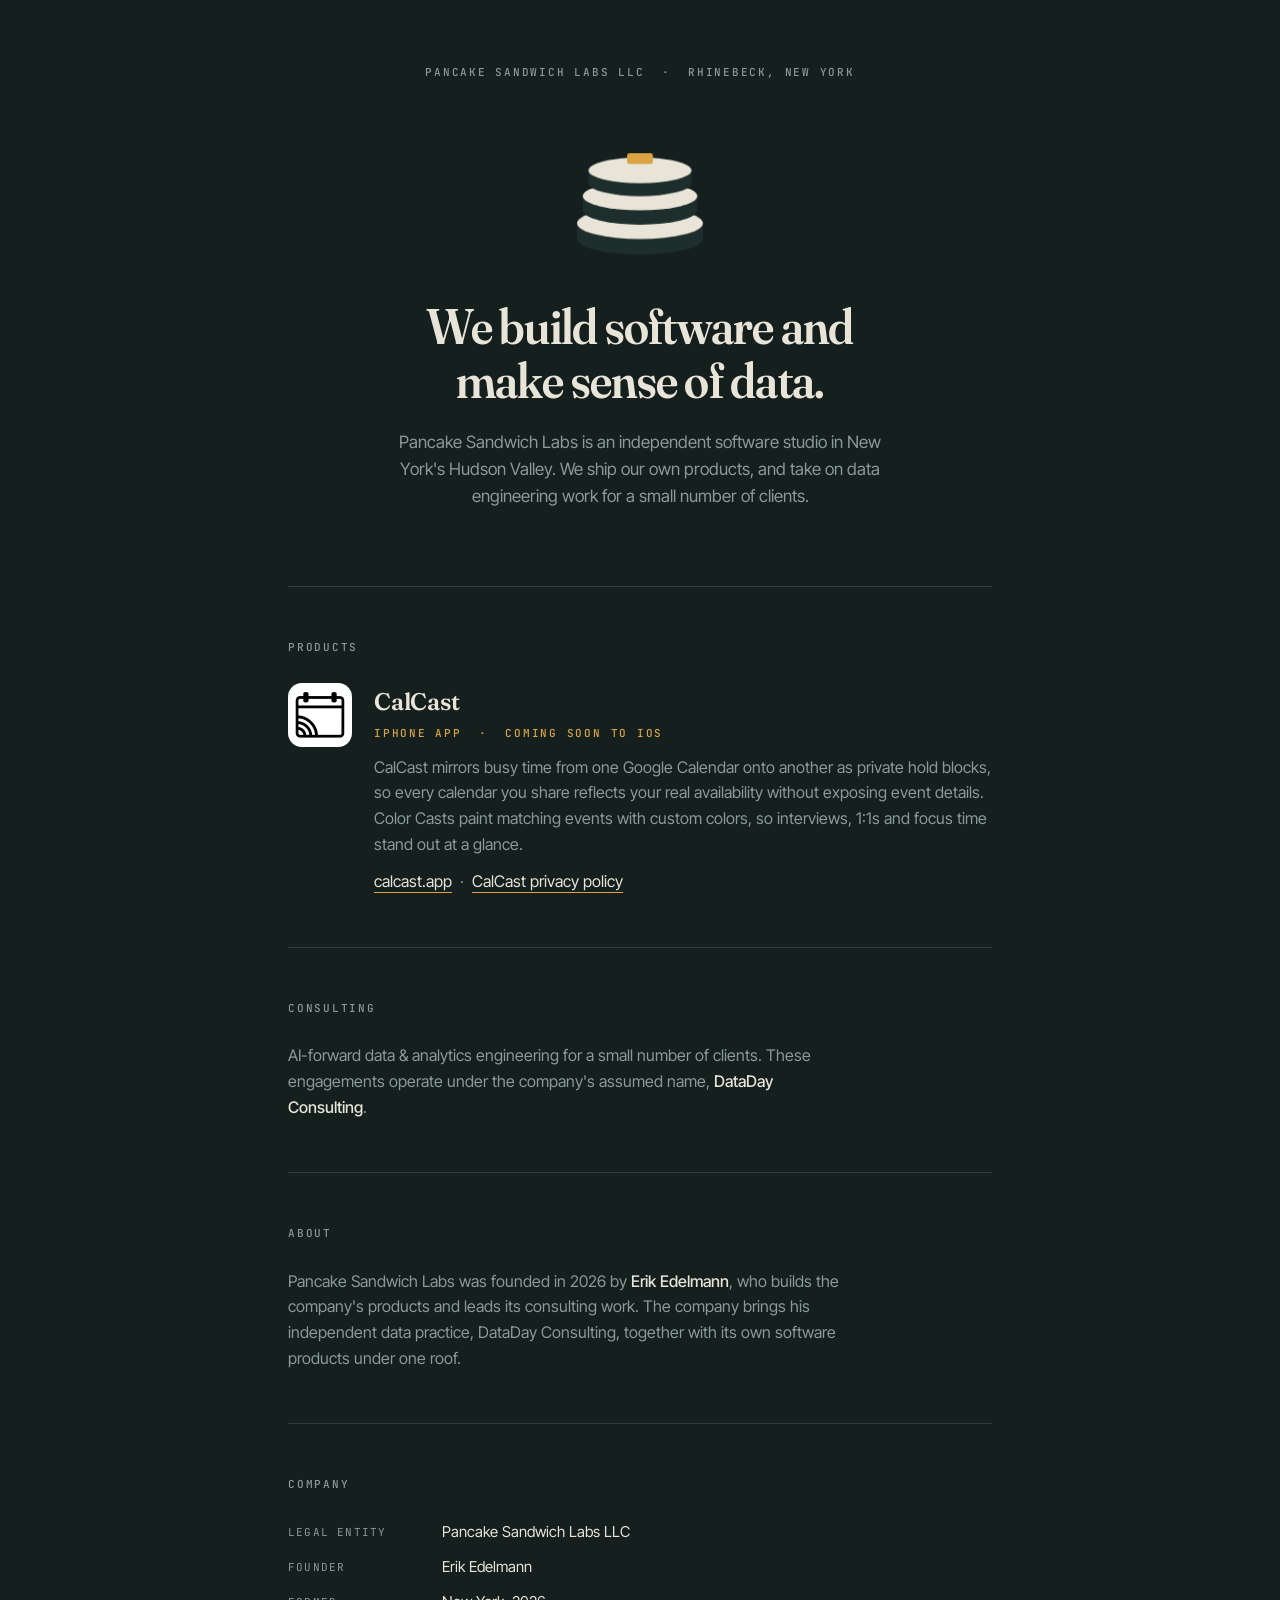
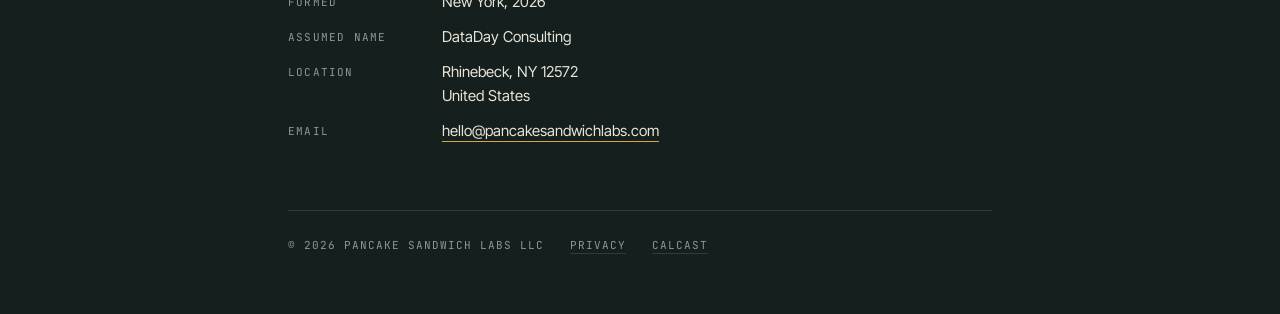
<file: index.html>
<!DOCTYPE html>
<html lang="en">
<head>
<meta charset="utf-8">
<meta name="viewport" content="width=device-width, initial-scale=1">
<title>Pancake Sandwich Labs LLC — Software and data, Hudson Valley, NY</title>
<meta name="description" content="Pancake Sandwich Labs LLC is an independent software studio in Rhinebeck, New York. We build our own software products and take on data engineering engagements as DataDay Consulting.">
<meta property="og:title" content="Pancake Sandwich Labs LLC">
<meta property="og:description" content="An independent software studio in Rhinebeck, New York.">
<meta property="og:type" content="website">
<meta property="og:url" content="https://pancakesandwichlabs.com">
<link rel="icon" href="data:image/svg+xml,%3Csvg xmlns='http://www.w3.org/2000/svg' viewBox='0 0 32 32'%3E%3Crect width='32' height='32' fill='%23141F1E'/%3E%3Cellipse cx='16' cy='11' rx='9' ry='2.6' fill='%23E8E4D8'/%3E%3Cellipse cx='16' cy='17' rx='10.5' ry='3' fill='%23E8E4D8'/%3E%3Cellipse cx='16' cy='23' rx='12' ry='3.4' fill='%23E8E4D8'/%3E%3Crect x='13' y='6' width='6' height='3' rx='1' fill='%23D9A441'/%3E%3C/svg%3E">
<link rel="preconnect" href="https://fonts.googleapis.com">
<link rel="preconnect" href="https://fonts.gstatic.com" crossorigin>
<link href="https://fonts.googleapis.com/css2?family=Fraunces:opsz,wght,SOFT,WONK@9..144,400..700,0..100,0..1&family=Inter+Tight:wght@400;500&family=JetBrains+Mono:wght@400;500&display=swap" rel="stylesheet">
<link rel="stylesheet" href="styles.css">
</head>
<body>

<main class="wrap">

  <header class="hero">
    <div class="eyebrow">Pancake Sandwich Labs LLC &nbsp;·&nbsp; Rhinebeck, New York</div>

    <svg class="mark" viewBox="0 0 260 200" role="img" aria-label="Three stacked discs with a pat of butter — the Pancake Sandwich Labs mark">
      <!-- base -->
      <g class="cake cake--base">
        <path d="M42 150 V172 A88 22 0 0 0 218 172 V150 A88 22 0 0 0 42 150 Z" fill="#1D2E2C"/>
        <ellipse cx="130" cy="150" rx="88" ry="22" fill="#E8E4D8"/>
      </g>
      <!-- middle -->
      <g class="cake cake--mid">
        <path d="M50 112 V132 A80 20 0 0 0 210 132 V112 A80 20 0 0 0 50 112 Z" fill="#1D2E2C"/>
        <ellipse cx="130" cy="112" rx="80" ry="20" fill="#E8E4D8"/>
      </g>
      <!-- top -->
      <g class="cake cake--top">
        <path d="M58 76 V94 A72 18 0 0 0 202 94 V76 A72 18 0 0 0 58 76 Z" fill="#1D2E2C"/>
        <ellipse cx="130" cy="76" rx="72" ry="18" fill="#E8E4D8"/>
      </g>
      <!-- pat of butter -->
      <g class="pat">
        <rect x="112" y="52" width="36" height="15" rx="3" fill="#D9A441"/>
      </g>
    </svg>

    <h1>We build software and make sense of data.</h1>
    <p>Pancake Sandwich Labs is an independent software studio in New York's Hudson Valley. We ship our own products, and take on data engineering work for a small number of clients.</p>
  </header>

  <section class="band">
    <div class="eyebrow band-label">Products</div>
    <div class="product">
      <img src="calcast-logo.png" alt="CalCast app icon">
      <div>
        <h2>CalCast</h2>
        <div class="eyebrow status">iPhone app &nbsp;·&nbsp; Coming soon to iOS</div>
        <p>CalCast mirrors busy time from one Google Calendar onto another as private hold blocks, so every calendar you share reflects your real availability without exposing event details. Color Casts paint matching events with custom colors, so interviews, 1:1s and focus time stand out at a glance.</p>
        <p><a href="https://calcast.app">calcast.app</a> &nbsp;·&nbsp; <a href="https://calcast.app/privacy.html">CalCast privacy policy</a></p>
      </div>
    </div>
  </section>

  <section class="band">
    <div class="eyebrow band-label">Consulting</div>
    <div class="prose">
      <p>AI-forward data &amp; analytics engineering for a small number of clients. These engagements operate under the company's assumed name, <strong>DataDay Consulting</strong>.</p>
    </div>
  </section>

  <section class="band">
    <div class="eyebrow band-label">About</div>
    <div class="prose">
      <p>Pancake Sandwich Labs was founded in 2026 by <strong>Erik Edelmann</strong>, who builds the company's products and leads its consulting work. The company brings his independent data practice, DataDay Consulting, together with its own software products under one roof.</p>
    </div>
  </section>

  <section class="band">
    <div class="eyebrow band-label">Company</div>
    <dl class="record">
      <dt>Legal entity</dt>
      <dd>Pancake Sandwich Labs LLC</dd>

      <dt>Founder</dt>
      <dd>Erik Edelmann</dd>

      <dt>Formed</dt>
      <dd>New York, 2026</dd>

      <dt>Assumed name</dt>
      <dd>DataDay Consulting</dd>

      <dt>Location</dt>
      <dd>Rhinebeck, NY 12572<br>United States</dd>

      <dt>Email</dt>
      <dd><a href="mailto:hello@pancakesandwichlabs.com">hello@pancakesandwichlabs.com</a></dd>
    </dl>
  </section>

  <footer class="foot">
    © 2026 Pancake Sandwich Labs LLC
    <a href="privacy.html">Privacy</a>
    <a href="https://calcast.app">CalCast</a>
  </footer>

</main>

</body>
</html>
</file>
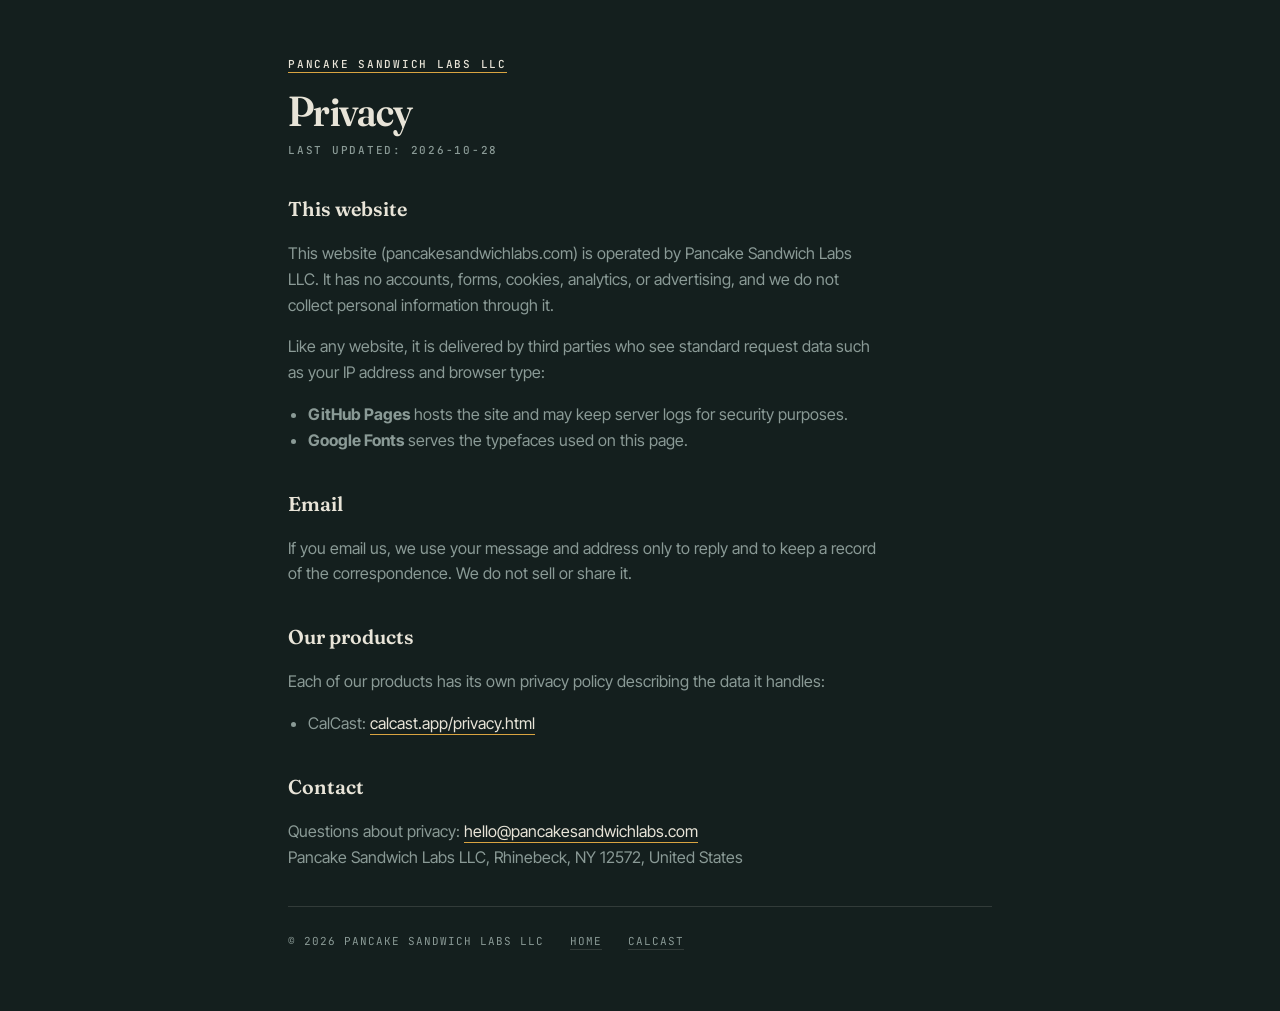
<file: privacy.html>
<!DOCTYPE html>
<html lang="en">
<head>
<meta charset="utf-8">
<meta name="viewport" content="width=device-width, initial-scale=1">
<title>Privacy — Pancake Sandwich Labs LLC</title>
<meta name="description" content="Privacy policy for the Pancake Sandwich Labs LLC website.">
<link rel="icon" href="data:image/svg+xml,%3Csvg xmlns='http://www.w3.org/2000/svg' viewBox='0 0 32 32'%3E%3Crect width='32' height='32' fill='%23141F1E'/%3E%3Cellipse cx='16' cy='11' rx='9' ry='2.6' fill='%23E8E4D8'/%3E%3Cellipse cx='16' cy='17' rx='10.5' ry='3' fill='%23E8E4D8'/%3E%3Cellipse cx='16' cy='23' rx='12' ry='3.4' fill='%23E8E4D8'/%3E%3Crect x='13' y='6' width='6' height='3' rx='1' fill='%23D9A441'/%3E%3C/svg%3E">
<link rel="preconnect" href="https://fonts.googleapis.com">
<link rel="preconnect" href="https://fonts.gstatic.com" crossorigin>
<link href="https://fonts.googleapis.com/css2?family=Fraunces:opsz,wght,SOFT,WONK@9..144,400..700,0..100,0..1&family=Inter+Tight:wght@400;500&family=JetBrains+Mono:wght@400;500&display=swap" rel="stylesheet">
<link rel="stylesheet" href="styles.css">
</head>
<body>

<main class="wrap">

  <article class="doc">
    <div class="eyebrow"><a href="/">Pancake Sandwich Labs LLC</a></div>
    <h1>Privacy</h1>
    <div class="eyebrow">Last updated: 2026-10-28</div>

    <h2>This website</h2>
    <p>This website (pancakesandwichlabs.com) is operated by Pancake Sandwich Labs LLC. It has no accounts, forms, cookies, analytics, or advertising, and we do not collect personal information through it.</p>
    <p>Like any website, it is delivered by third parties who see standard request data such as your IP address and browser type:</p>
    <ul>
      <li><strong>GitHub Pages</strong> hosts the site and may keep server logs for security purposes.</li>
      <li><strong>Google Fonts</strong> serves the typefaces used on this page.</li>
    </ul>

    <h2>Email</h2>
    <p>If you email us, we use your message and address only to reply and to keep a record of the correspondence. We do not sell or share it.</p>

    <h2>Our products</h2>
    <p>Each of our products has its own privacy policy describing the data it handles:</p>
    <ul>
      <li>CalCast: <a href="https://calcast.app/privacy.html">calcast.app/privacy.html</a></li>
    </ul>

    <h2>Contact</h2>
    <p>Questions about privacy: <a href="mailto:hello@pancakesandwichlabs.com">hello@pancakesandwichlabs.com</a><br>
    Pancake Sandwich Labs LLC, Rhinebeck, NY 12572, United States</p>
  </article>

  <footer class="foot">
    © 2026 Pancake Sandwich Labs LLC
    <a href="/">Home</a>
    <a href="https://calcast.app">CalCast</a>
  </footer>

</main>

</body>
</html>
</file>
<file: styles.css>
:root{
  --ink:#141F1E;
  --slate:#1D2E2C;
  --chalk:#E8E4D8;
  --muted:#8A9A96;
  --syrup:#D9A441;
  --rule:rgba(232,228,216,.14);

  --display:"Fraunces",Georgia,serif;
  --body:"Inter Tight",system-ui,-apple-system,sans-serif;
  --mono:"JetBrains Mono",ui-monospace,SFMono-Regular,Menlo,monospace;
}

*{box-sizing:border-box}

html{-webkit-text-size-adjust:100%}

body{
  margin:0;
  background:var(--ink);
  color:var(--chalk);
  font-family:var(--body);
  font-size:17px;
  line-height:1.6;
  -webkit-font-smoothing:antialiased;
}

.wrap{
  max-width:760px;
  margin:0 auto;
  padding:0 28px;
}

a{color:var(--chalk);text-decoration:none;border-bottom:1px solid var(--syrup);padding-bottom:1px}
a:hover{color:var(--syrup)}
a:focus-visible{outline:2px solid var(--syrup);outline-offset:3px;border-radius:2px}

.eyebrow{
  font-family:var(--mono);
  font-size:11px;
  font-weight:500;
  letter-spacing:.16em;
  text-transform:uppercase;
  color:var(--muted);
}

/* ---- hero ---- */

.hero{padding:64px 0 76px;text-align:center}

.mark{
  width:186px;
  height:auto;
  display:block;
  margin:34px auto 40px;
}

.hero h1{
  font-family:var(--display);
  font-variation-settings:"opsz" 120,"SOFT" 44,"WONK" 1;
  font-weight:600;
  font-size:clamp(32px,6.4vw,50px);
  line-height:1.08;
  letter-spacing:-.015em;
  margin:0 0 22px;
  max-width:15ch;
  margin-inline:auto;
}

.hero p{
  color:var(--muted);
  max-width:52ch;
  margin:0 auto;
}

/* ---- generic section ---- */

.band{border-top:1px solid var(--rule);padding:52px 0}

.band-label{margin-bottom:26px}

.cols{
  display:grid;
  grid-template-columns:1fr 1fr;
  gap:38px;
}

.cols h2{
  font-family:var(--display);
  font-variation-settings:"opsz" 40,"SOFT" 30,"WONK" 0;
  font-weight:600;
  font-size:21px;
  letter-spacing:-.01em;
  margin:0 0 10px;
}

.cols p{margin:0;color:var(--muted);font-size:16px}

/* ---- company record ---- */

.record{
  display:grid;
  grid-template-columns:132px 1fr;
  gap:11px 22px;
  font-size:15px;
}

.record dt{
  font-family:var(--mono);
  font-size:11px;
  letter-spacing:.11em;
  text-transform:uppercase;
  color:var(--muted);
  padding-top:4px;
}

.record dd{margin:0}

.foot{
  border-top:1px solid var(--rule);
  padding:26px 0 60px;
  font-family:var(--mono);
  font-size:11px;
  letter-spacing:.09em;
  text-transform:uppercase;
  color:var(--muted);
}

/* ---- the one orchestrated moment ---- */

.cake,.pat{
  opacity:0;
  animation:settle .62s cubic-bezier(.22,1.16,.4,1) forwards;
}
.cake--base{animation-delay:.10s}
.cake--mid {animation-delay:.24s}
.cake--top {animation-delay:.38s}
.pat       {animation-delay:.56s}

@keyframes settle{
  from{opacity:0;transform:translateY(-26px)}
  to  {opacity:1;transform:translateY(0)}
}

@media (prefers-reduced-motion:reduce){
  .cake,.pat{animation:none;opacity:1}
}

@media (max-width:620px){
  body{font-size:16px}
  .wrap{padding:0 22px}
  .hero{padding:44px 0 56px}
  .mark{width:150px}
  .cols{grid-template-columns:1fr;gap:30px}
  .record{grid-template-columns:1fr;gap:3px 0}
  .record dd{margin-bottom:15px}
}

/* ---- products ---- */

.product{
  display:grid;
  grid-template-columns:64px 1fr;
  gap:0 22px;
  align-items:start;
}

.product img{width:64px;height:64px;border-radius:14px;display:block}

.product h2{
  font-family:var(--display);
  font-variation-settings:"opsz" 40,"SOFT" 30,"WONK" 0;
  font-weight:600;
  font-size:24px;
  letter-spacing:-.01em;
  margin:0 0 4px;
}

.product .status{margin-bottom:12px;color:var(--syrup)}

.product p{margin:0 0 12px;color:var(--muted);font-size:16px}

.product p:last-child{margin-bottom:0}

/* ---- prose (about, privacy) ---- */

.prose p{margin:0 0 14px;color:var(--muted);font-size:16px;max-width:62ch}
.prose p:last-child{margin-bottom:0}
.prose strong{color:var(--chalk);font-weight:500}

.doc{padding:56px 0 20px}

.doc h1{
  font-family:var(--display);
  font-variation-settings:"opsz" 120,"SOFT" 44,"WONK" 1;
  font-weight:600;
  font-size:clamp(30px,5.4vw,42px);
  line-height:1.1;
  letter-spacing:-.015em;
  margin:14px 0 8px;
}

.doc h2{
  font-family:var(--display);
  font-variation-settings:"opsz" 40,"SOFT" 30,"WONK" 0;
  font-weight:600;
  font-size:20px;
  margin:34px 0 10px;
}

.doc p,.doc li{color:var(--muted);font-size:16px;max-width:66ch}
.doc ul{padding-left:20px}

.foot a{color:var(--muted);border-bottom-color:var(--rule);margin-left:18px}
.foot a:hover{color:var(--syrup)}

@media (max-width:620px){
  .product{grid-template-columns:52px 1fr;gap:0 16px}
  .product img{width:52px;height:52px;border-radius:12px}
}
</file>
